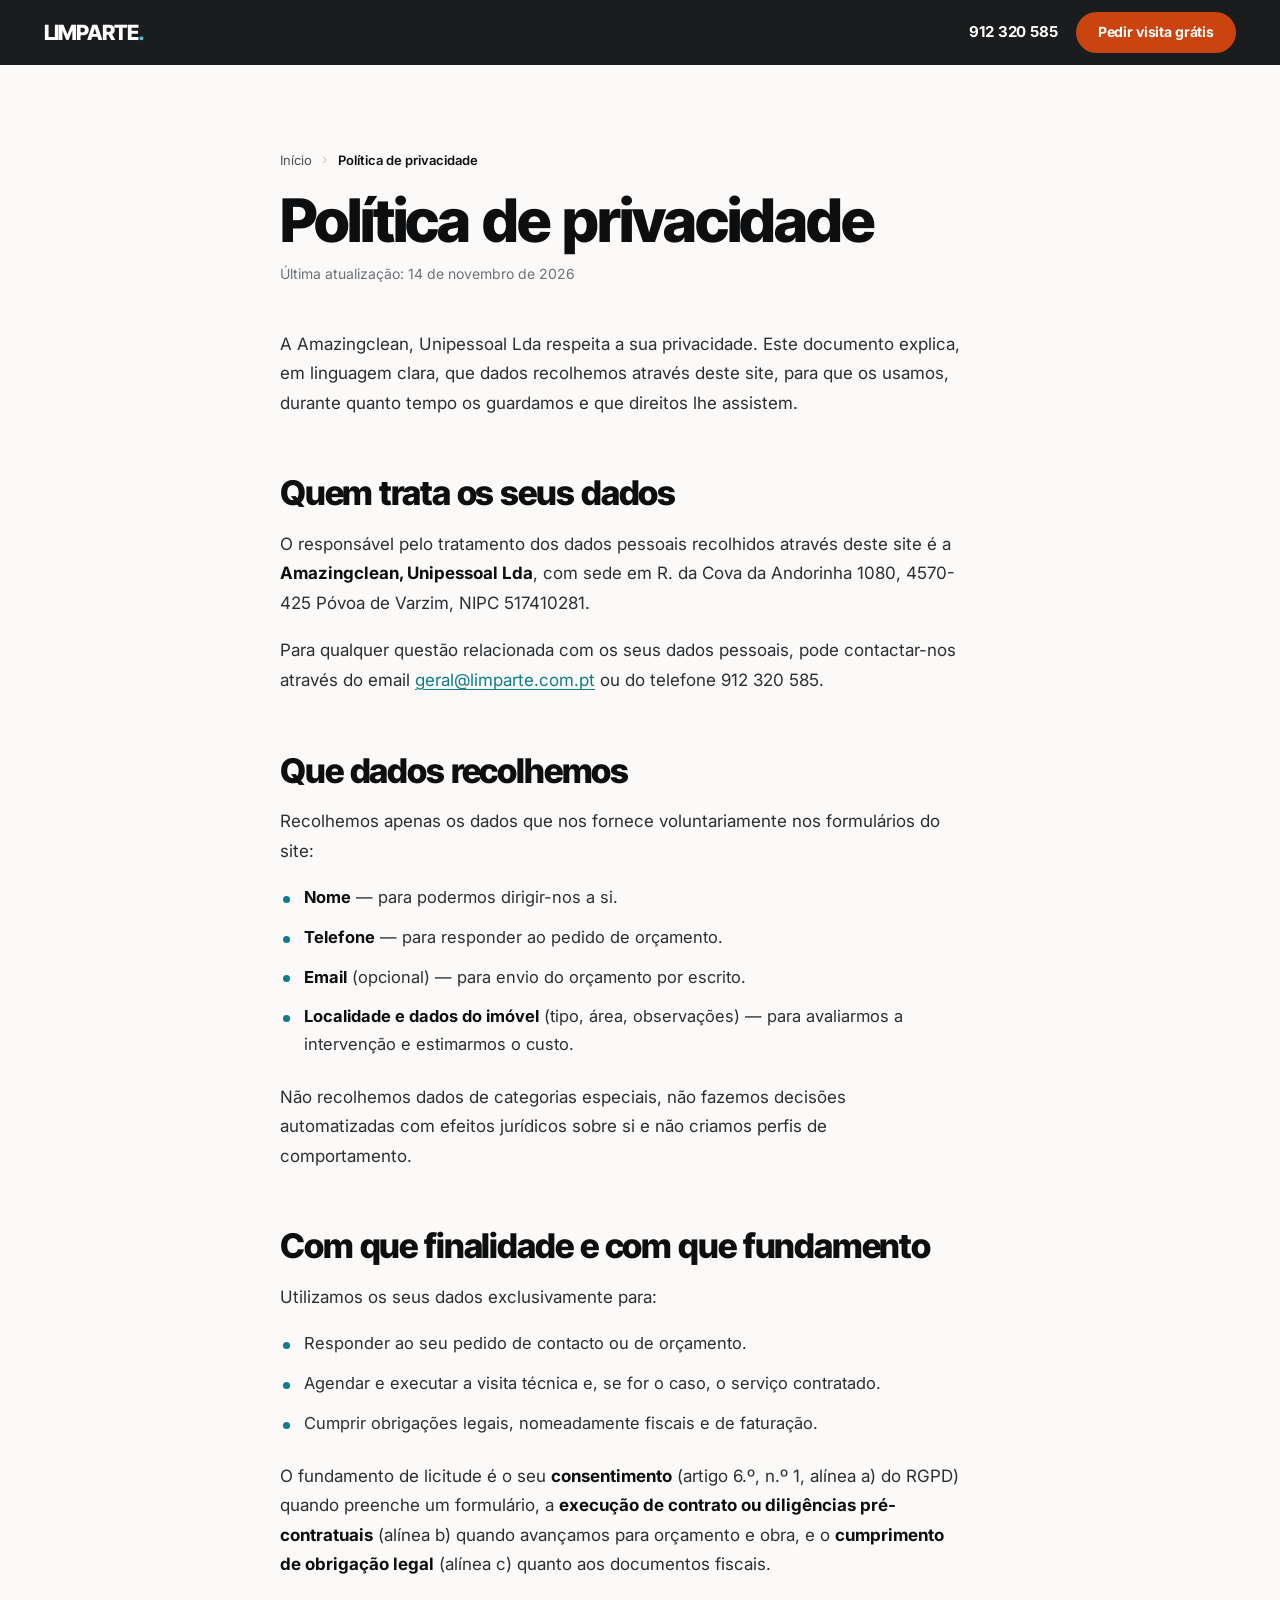
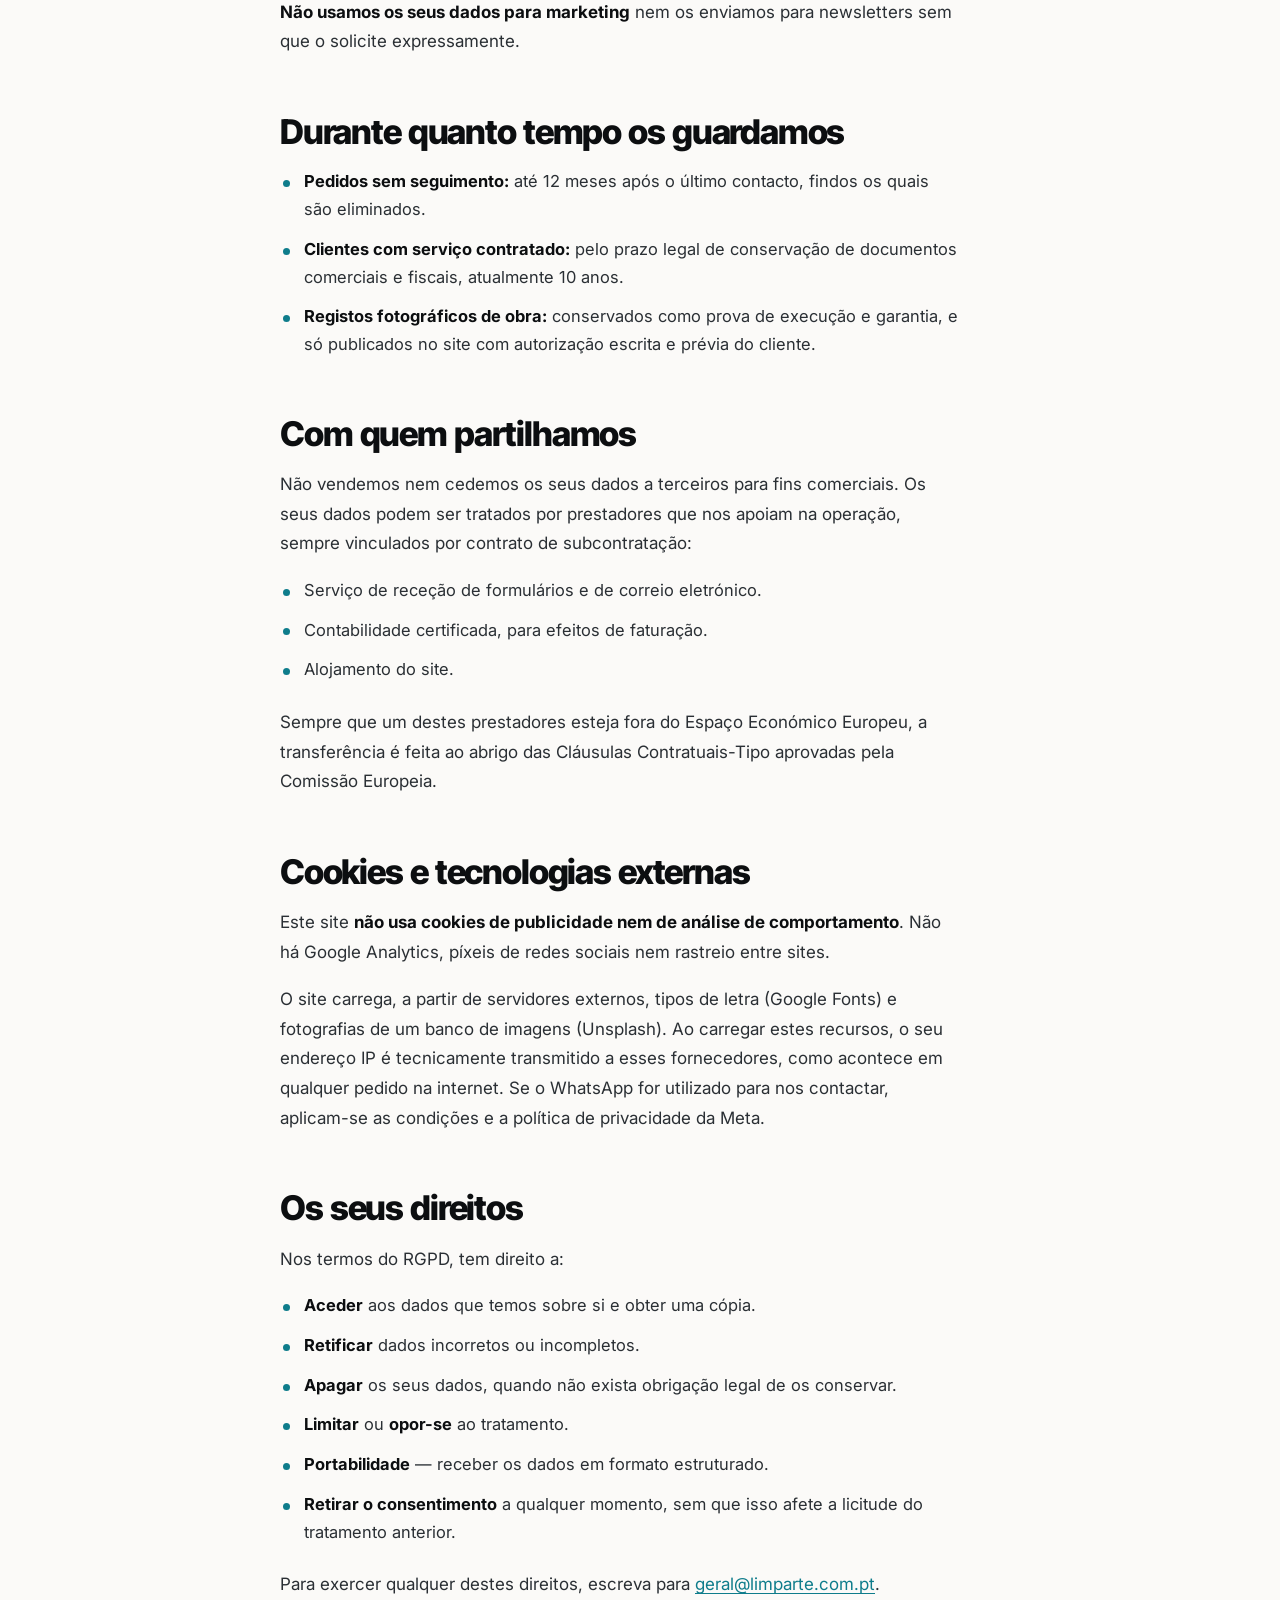
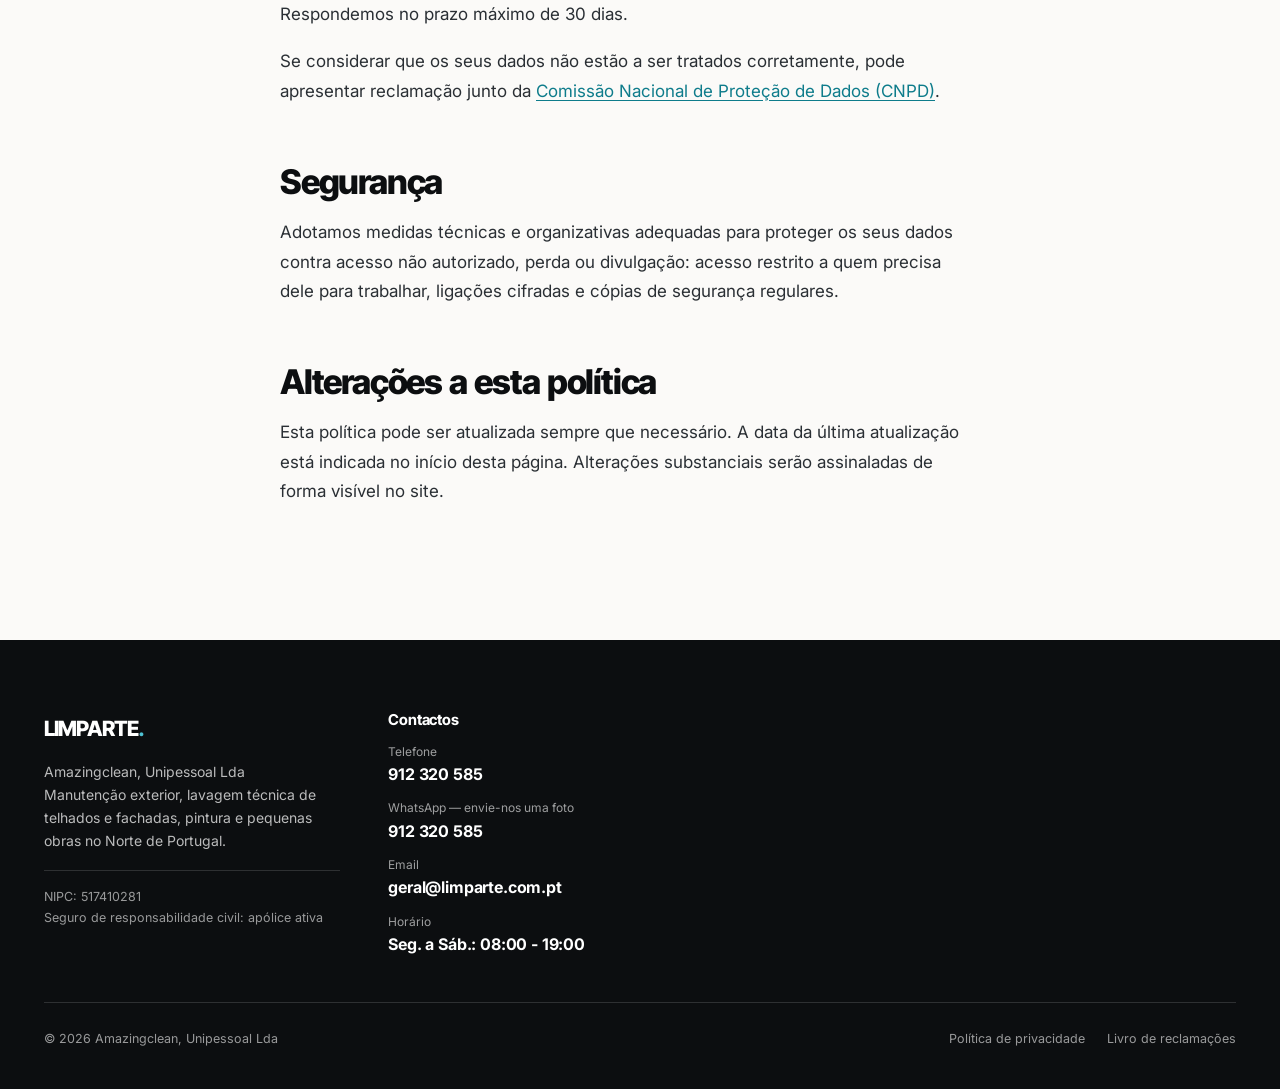
<file: politica-privacidade.html>
<!DOCTYPE html>
<html lang="pt">
<head>
    <meta charset="UTF-8">
    <meta name="viewport" content="width=device-width, initial-scale=1.0">
    <title>Política de Privacidade | Limparte</title>
    <meta name="description" content="Como a Limparte recolhe, utiliza e protege os seus dados pessoais, nos termos do Regulamento Geral sobre a Proteção de Dados.">
    <meta name="robots" content="index, follow, max-image-preview:large">
    <link rel="canonical" href="https://limparte.com.pt/politica-privacidade.html">
    <meta name="author" content="Amazingclean, Unipessoal Lda">
    <meta name="geo.region" content="PT-13">
    <meta name="geo.placename" content="Porto">

    <meta property="og:type" content="website">
    <meta property="og:locale" content="pt_PT">
    <meta property="og:site_name" content="Limparte">
    <meta property="og:title" content="Política de Privacidade | Limparte">
    <meta property="og:description" content="Como a Limparte recolhe, utiliza e protege os seus dados pessoais, nos termos do Regulamento Geral sobre a Proteção de Dados.">
    <meta property="og:url" content="https://limparte.com.pt/politica-privacidade.html">
    <meta property="og:image" content="https://images.unsplash.com/photo-1635424710928-0544e8512eae?auto=format&fit=crop&q=75&w=1200">
    <meta name="twitter:card" content="summary_large_image">
    <meta name="twitter:title" content="Política de Privacidade | Limparte">
    <meta name="twitter:description" content="Como a Limparte recolhe, utiliza e protege os seus dados pessoais, nos termos do Regulamento Geral sobre a Proteção de Dados.">
    <meta name="twitter:image" content="https://images.unsplash.com/photo-1635424710928-0544e8512eae?auto=format&fit=crop&q=75&w=1200">

    <link rel="icon" href="assets/favicon.svg" type="image/svg+xml">
    <meta name="theme-color" content="#0C0E10">

    <link rel="preconnect" href="https://fonts.googleapis.com">
    <link rel="preconnect" href="https://fonts.gstatic.com" crossorigin>
    <link rel="preconnect" href="https://images.unsplash.com" crossorigin>
    <link href="https://fonts.googleapis.com/css2?family=Inter+Tight:wght@500;600;700;800&family=Inter:wght@400;500;600;700&display=swap" rel="stylesheet">
    <link rel="stylesheet" href="assets/css/site.css">

<!-- Google tag (gtag.js) -->
<script async src="https://googletagmanager.com/gtag/js?id=G-1BK9EJC9Z5"></script>
<script>
  window.dataLayer = window.dataLayer || [];
  function gtag(){dataLayer.push(arguments);}
  gtag('js', new Date());
  gtag('config', 'G-1BK9EJC9Z5');
</script>





    
</head>
<body>
    <svg xmlns="http://www.w3.org/2000/svg" width="0" height="0" style="position:absolute" aria-hidden="true" focusable="false"><defs><symbol id="i-seta" viewBox="0 0 24 24" fill="none" stroke="currentColor" stroke-width="1.8" stroke-linecap="round" stroke-linejoin="round"><path d="M5 12h14M13 6l6 6-6 6"/></symbol><symbol id="i-baixo" viewBox="0 0 24 24" fill="none" stroke="currentColor" stroke-width="1.8" stroke-linecap="round" stroke-linejoin="round"><path d="m6 9 6 6 6-6"/></symbol><symbol id="i-direita" viewBox="0 0 24 24" fill="none" stroke="currentColor" stroke-width="1.8" stroke-linecap="round" stroke-linejoin="round"><path d="m9 6 6 6-6 6"/></symbol><symbol id="i-visto" viewBox="0 0 24 24" fill="none" stroke="currentColor" stroke-width="1.8" stroke-linecap="round" stroke-linejoin="round"><path d="M20 6 9 17l-5-5"/></symbol><symbol id="i-fechar" viewBox="0 0 24 24" fill="none" stroke="currentColor" stroke-width="1.8" stroke-linecap="round" stroke-linejoin="round"><path d="M18 6 6 18M6 6l12 12"/></symbol><symbol id="i-menu" viewBox="0 0 24 24" fill="none" stroke="currentColor" stroke-width="1.8" stroke-linecap="round" stroke-linejoin="round"><path d="M4 7h16M4 12h16M4 17h16"/></symbol><symbol id="i-telefone" viewBox="0 0 24 24" fill="none" stroke="currentColor" stroke-width="1.8" stroke-linecap="round" stroke-linejoin="round"><path d="M22 16.92v3a2 2 0 0 1-2.18 2 19.79 19.79 0 0 1-8.63-3.07 19.5 19.5 0 0 1-6-6 19.79 19.79 0 0 1-3.07-8.67A2 2 0 0 1 4.11 2h3a2 2 0 0 1 2 1.72c.127.96.361 1.903.7 2.81a2 2 0 0 1-.45 2.11L8.09 9.91a16 16 0 0 0 6 6l1.27-1.27a2 2 0 0 1 2.11-.45c.907.339 1.85.573 2.81.7A2 2 0 0 1 22 16.92z"/></symbol><symbol id="i-chat" viewBox="0 0 24 24" fill="none" stroke="currentColor" stroke-width="1.8" stroke-linecap="round" stroke-linejoin="round"><path d="M7.9 20A9 9 0 1 0 4 16.1L2 22Z"/></symbol><symbol id="i-estrela" viewBox="0 0 24 24" fill="currentColor" stroke="currentColor" stroke-width="1.2" stroke-linecap="round" stroke-linejoin="round"><path d="m12 2 3.09 6.26L22 9.27l-5 4.87 1.18 6.88L12 17.77l-6.18 3.25L7 14.14 2 9.27l6.91-1.01z"/></symbol><symbol id="i-pino" viewBox="0 0 24 24" fill="none" stroke="currentColor" stroke-width="1.8" stroke-linecap="round" stroke-linejoin="round"><path d="M20 10c0 6-8 12-8 12s-8-6-8-12a8 8 0 0 1 16 0Z"/><circle cx="12" cy="10" r="3"/></symbol><symbol id="i-relogio" viewBox="0 0 24 24" fill="none" stroke="currentColor" stroke-width="1.8" stroke-linecap="round" stroke-linejoin="round"><circle cx="12" cy="12" r="10"/><path d="M12 6v6l4 2"/></symbol><symbol id="i-alerta" viewBox="0 0 24 24" fill="none" stroke="currentColor" stroke-width="1.8" stroke-linecap="round" stroke-linejoin="round"><path d="m21.73 18-8-14a2 2 0 0 0-3.48 0l-8 14A2 2 0 0 0 4 21h16a2 2 0 0 0 1.73-3"/><path d="M12 9v4"/><path d="M12 17h.01"/></symbol><symbol id="i-info" viewBox="0 0 24 24" fill="none" stroke="currentColor" stroke-width="1.8" stroke-linecap="round" stroke-linejoin="round"><circle cx="12" cy="12" r="10"/><path d="M12 16v-4"/><path d="M12 8h.01"/></symbol><symbol id="i-escudo" viewBox="0 0 24 24" fill="none" stroke="currentColor" stroke-width="1.8" stroke-linecap="round" stroke-linejoin="round"><path d="M20 13c0 5-3.5 7.5-7.66 8.95a1 1 0 0 1-.67-.01C7.5 20.5 4 18 4 13V6a1 1 0 0 1 1-1c2 0 4.5-1.2 6.24-2.72a1.17 1.17 0 0 1 1.52 0C14.51 3.81 17 5 19 5a1 1 0 0 1 1 1z"/><path d="m9 12 2 2 4-4"/></symbol><symbol id="i-enviar" viewBox="0 0 24 24" fill="none" stroke="currentColor" stroke-width="1.8" stroke-linecap="round" stroke-linejoin="round"><path d="M14.536 21.686a.5.5 0 0 0 .937-.024l6.5-19a.496.496 0 0 0-.635-.635l-19 6.5a.5.5 0 0 0-.024.937l7.93 3.18a2 2 0 0 1 1.112 1.11z"/><path d="m21.854 2.147-10.94 10.939"/></symbol><symbol id="i-ampliar" viewBox="0 0 24 24" fill="none" stroke="currentColor" stroke-width="1.8" stroke-linecap="round" stroke-linejoin="round"><path d="M8 3H5a2 2 0 0 0-2 2v3M21 8V5a2 2 0 0 0-2-2h-3M3 16v3a2 2 0 0 0 2 2h3M16 21h3a2 2 0 0 0 2-2v-3"/></symbol><symbol id="i-trocar" viewBox="0 0 24 24" fill="none" stroke="currentColor" stroke-width="1.8" stroke-linecap="round" stroke-linejoin="round"><path d="m18 8 4 4-4 4M2 12h20M6 8l-4 4 4 4"/></symbol><symbol id="i-imagem" viewBox="0 0 24 24" fill="none" stroke="currentColor" stroke-width="1.8" stroke-linecap="round" stroke-linejoin="round"><rect width="18" height="18" x="3" y="3" rx="2"/><circle cx="9" cy="9" r="2"/><path d="m21 15-3.086-3.086a2 2 0 0 0-2.828 0L6 21"/></symbol><symbol id="i-regua" viewBox="0 0 24 24" fill="none" stroke="currentColor" stroke-width="1.8" stroke-linecap="round" stroke-linejoin="round"><path d="M21.3 15.3a2.4 2.4 0 0 1 0 3.4l-2.6 2.6a2.4 2.4 0 0 1-3.4 0L2.7 8.7a2.41 2.41 0 0 1 0-3.4l2.6-2.6a2.41 2.41 0 0 1 3.4 0Z"/><path d="m14.5 12.5 2-2M11.5 9.5l2-2M8.5 6.5l2-2M17.5 15.5l2-2"/></symbol></defs></svg>

    <a href="#conteudo" class="skip">Saltar para o conteúdo</a>

    <header class="cab solido" id="topo" data-fixo="solido">
        <div class="env">
            <a href="index.html" class="marca" aria-label="Limparte — página inicial">LIMPARTE<span>.</span></a>
            <div class="cab-acoes">
                <a href="tel:+351912320585" class="cab-tel">912 320 585</a>
                <a href="index.html" class="btn btn-lume btn-pequeno">Pedir visita grátis</a>
            </div>
        </div>
    </header>

    <main id="conteudo" class="bloco pagina-texto">
        <div class="env env--estreito">
            <nav class="migalhas" aria-label="Caminho">
                <a href="index.html">Início</a> <svg class="ico" aria-hidden="true" focusable="false"><use href="#i-direita"/></svg>
                <span aria-current="page">Política de privacidade</span>
            </nav>
            <h1>Política de privacidade</h1>
            <p class="atualizacao">Última atualização: 14 de novembro de 2026</p>

            <div class="prosa">
                <p>A Amazingclean, Unipessoal Lda respeita a sua privacidade. Este documento explica, em linguagem clara, que dados recolhemos através deste site, para que os usamos, durante quanto tempo os guardamos e que direitos lhe assistem.</p>

                <h2>Quem trata os seus dados</h2>
                <p>O responsável pelo tratamento dos dados pessoais recolhidos através deste site é a <strong>Amazingclean, Unipessoal Lda</strong>, com sede em R. da Cova da Andorinha 1080, 4570-425 Póvoa de Varzim, NIPC 517410281.</p>
                <p>Para qualquer questão relacionada com os seus dados pessoais, pode contactar-nos através do email <a href="mailto:geral@limparte.com.pt">geral@limparte.com.pt</a> ou do telefone 912 320 585.</p>

                <h2>Que dados recolhemos</h2>
                <p>Recolhemos apenas os dados que nos fornece voluntariamente nos formulários do site:</p>
                <ul>
                    <li><strong>Nome</strong> — para podermos dirigir-nos a si.</li>
                    <li><strong>Telefone</strong> — para responder ao pedido de orçamento.</li>
                    <li><strong>Email</strong> (opcional) — para envio do orçamento por escrito.</li>
                    <li><strong>Localidade e dados do imóvel</strong> (tipo, área, observações) — para avaliarmos a intervenção e estimarmos o custo.</li>
                </ul>
                <p>Não recolhemos dados de categorias especiais, não fazemos decisões automatizadas com efeitos jurídicos sobre si e não criamos perfis de comportamento.</p>

                <h2>Com que finalidade e com que fundamento</h2>
                <p>Utilizamos os seus dados exclusivamente para:</p>
                <ul>
                    <li>Responder ao seu pedido de contacto ou de orçamento.</li>
                    <li>Agendar e executar a visita técnica e, se for o caso, o serviço contratado.</li>
                    <li>Cumprir obrigações legais, nomeadamente fiscais e de faturação.</li>
                </ul>
                <p>O fundamento de licitude é o seu <strong>consentimento</strong> (artigo 6.º, n.º 1, alínea a) do RGPD) quando preenche um formulário, a <strong>execução de contrato ou diligências pré-contratuais</strong> (alínea b) quando avançamos para orçamento e obra, e o <strong>cumprimento de obrigação legal</strong> (alínea c) quanto aos documentos fiscais.</p>
                <p><strong>Não usamos os seus dados para marketing</strong> nem os enviamos para newsletters sem que o solicite expressamente.</p>

                <h2>Durante quanto tempo os guardamos</h2>
                <ul>
                    <li><strong>Pedidos sem seguimento:</strong> até 12 meses após o último contacto, findos os quais são eliminados.</li>
                    <li><strong>Clientes com serviço contratado:</strong> pelo prazo legal de conservação de documentos comerciais e fiscais, atualmente 10 anos.</li>
                    <li><strong>Registos fotográficos de obra:</strong> conservados como prova de execução e garantia, e só publicados no site com autorização escrita e prévia do cliente.</li>
                </ul>

                <h2>Com quem partilhamos</h2>
                <p>Não vendemos nem cedemos os seus dados a terceiros para fins comerciais. Os seus dados podem ser tratados por prestadores que nos apoiam na operação, sempre vinculados por contrato de subcontratação:</p>
                <ul>
                    <li>Serviço de receção de formulários e de correio eletrónico.</li>
                    <li>Contabilidade certificada, para efeitos de faturação.</li>
                    <li>Alojamento do site.</li>
                </ul>
                <p>Sempre que um destes prestadores esteja fora do Espaço Económico Europeu, a transferência é feita ao abrigo das Cláusulas Contratuais-Tipo aprovadas pela Comissão Europeia.</p>

                <h2>Cookies e tecnologias externas</h2>
                <p>Este site <strong>não usa cookies de publicidade nem de análise de comportamento</strong>. Não há Google Analytics, píxeis de redes sociais nem rastreio entre sites.</p>
                <p>O site carrega, a partir de servidores externos, tipos de letra (Google Fonts) e fotografias de um banco de imagens (Unsplash). Ao carregar estes recursos, o seu endereço IP é tecnicamente transmitido a esses fornecedores, como acontece em qualquer pedido na internet. Se o WhatsApp for utilizado para nos contactar, aplicam-se as condições e a política de privacidade da Meta.</p>

                <h2>Os seus direitos</h2>
                <p>Nos termos do RGPD, tem direito a:</p>
                <ul>
                    <li><strong>Aceder</strong> aos dados que temos sobre si e obter uma cópia.</li>
                    <li><strong>Retificar</strong> dados incorretos ou incompletos.</li>
                    <li><strong>Apagar</strong> os seus dados, quando não exista obrigação legal de os conservar.</li>
                    <li><strong>Limitar</strong> ou <strong>opor-se</strong> ao tratamento.</li>
                    <li><strong>Portabilidade</strong> — receber os dados em formato estruturado.</li>
                    <li><strong>Retirar o consentimento</strong> a qualquer momento, sem que isso afete a licitude do tratamento anterior.</li>
                </ul>
                <p>Para exercer qualquer destes direitos, escreva para <a href="mailto:geral@limparte.com.pt">geral@limparte.com.pt</a>. Respondemos no prazo máximo de 30 dias.</p>
                <p>Se considerar que os seus dados não estão a ser tratados corretamente, pode apresentar reclamação junto da <a href="https://www.cnpd.pt" target="_blank" rel="noopener">Comissão Nacional de Proteção de Dados (CNPD)</a>.</p>

                <h2>Segurança</h2>
                <p>Adotamos medidas técnicas e organizativas adequadas para proteger os seus dados contra acesso não autorizado, perda ou divulgação: acesso restrito a quem precisa dele para trabalhar, ligações cifradas e cópias de segurança regulares.</p>

                <h2>Alterações a esta política</h2>
                <p>Esta política pode ser atualizada sempre que necessário. A data da última atualização está indicada no início desta página. Alterações substanciais serão assinaladas de forma visível no site.</p>
            </div>
        </div>
    </main>

    <footer class="rodape" id="contacto">
        <div class="env">
            <div class="rodape-grelha">
                <div>
                    <a href="index.html" class="marca">LIMPARTE<span>.</span></a>
                    <p>Amazingclean, Unipessoal Lda<br>Manutenção exterior, lavagem técnica de telhados e fachadas, pintura e pequenas obras no Norte de Portugal.</p>
                    <p class="legal">NIPC: 517410281<br>Seguro de responsabilidade civil: apólice ativa</p>
                </div>

                <div>
                    <h2>Contactos</h2>
                    <ul>
                        <li class="contacto"><a href="tel:+351912320585"><small>Telefone</small><b>912 320 585</b></a></li>
                        <li class="contacto"><a href="https://wa.me/351912320585?text=Ol%C3%A1!%20Gostaria%20de%20pedir%20um%20or%C3%A7amento%20para%20o%20meu%20im%C3%B3vel." target="_blank" rel="noopener"><small>WhatsApp — envie-nos uma foto</small><b>912 320 585</b></a></li>
                        <li class="contacto"><a href="mailto:geral@limparte.com.pt"><small>Email</small><b>geral@limparte.com.pt</b></a></li>
                        <li class="contacto"><small>Horário</small><b>Seg. a Sáb.: 08:00 - 19:00</b></li>
                    </ul>
                </div>
            </div>

            <div class="rodape-fim">
                <p>&copy; <span class="ano-corrente">2026</span> Amazingclean, Unipessoal Lda</p>
                <nav aria-label="Ligações legais">
                    <a href="politica-privacidade.html">Política de privacidade</a>
                    <a href="https://www.livroreclamacoes.pt" target="_blank" rel="noopener">Livro de reclamações</a>
                </nav>
            </div>
        </div>
    </footer>
</body>
</html>
</file>
<file: assets/css/site.css>
/* ==========================================================================
   Limparte v2 — sistema de design
   ==========================================================================
   Sem Tailwind, sem CDN de estilos, sem passo de compilação: este ficheiro
   é o único CSS do site. Editar à mão.

   Índice
     1. Tokens e base
     2. Botões
     3. Cabeçalho, submenu e menu móvel
     4. Heróis (inicial e serviços)
     5. Ritmo das secções
     6. Lista de serviços
     7. Duas colunas (diagnóstico e FAQ)
     8. Simulador
     9. Comparador antes / depois
    10. Processo, sobre e cobertura
    11. Remate e rodapé
    12. Sobreposições (modal, notificação, WhatsApp, lightbox)
    13. Página de serviço (artigo, lateral, galeria, avaliações, trabalhos)
    14. Movimento reduzido e impressão
    15. Responsivo
   ========================================================================== */

/* ---------- 1. Tokens e base ---------------------------------------------- */

:root {
    --tinta: #0C0E10;          /* quase-preto, ligeiramente quente */
    --tinta-2: #14171A;
    --tinta-70: #4A5057;
    --tinta-45: #6B727A;       /* 4,6:1 sobre --papel: legível em texto pequeno */
    --papel: #FBFAF8;
    --papel-2: #F2F0EC;
    --linha: #E3E0DA;
    --agua: #0E7C8B;
    --agua-clara: #4FC3D4;
    --lume: #C9440F;           /* laranja dos botões: 4,9:1 com texto branco */
    --lume-vivo: #E2551F;      /* o mesmo laranja, para usar sobre fundo escuro */
    --aviso: #9A4A0B;
    --wa: #25D366;
    --raio: 14px;
    --max: 1240px;
    --gutter: clamp(16px, 4vw, 24px);
}

*, *::before, *::after { box-sizing: border-box; margin: 0; padding: 0; }

html {
    scroll-behavior: smooth;
    -webkit-text-size-adjust: 100%;
}

body {
    font-family: 'Inter', system-ui, -apple-system, 'Segoe UI', sans-serif;
    background: var(--papel);
    color: var(--tinta);
    line-height: 1.6;
    -webkit-font-smoothing: antialiased;
}

body.bloqueado { overflow: hidden; }

img { display: block; max-width: 100%; }
a { color: inherit; text-decoration: none; }
button { font: inherit; color: inherit; }
ul, ol { list-style: none; }

h1, h2, h3, .display {
    font-family: 'Inter Tight', 'Inter', system-ui, sans-serif;
    letter-spacing: -.035em;
    word-spacing: .07em;
    line-height: 1.04;
    font-weight: 800;
    text-wrap: balance;
}

[id] { scroll-margin-top: 96px; }

.hidden { display: none !important; }

.sr-only {
    position: absolute; width: 1px; height: 1px; padding: 0; margin: -1px;
    overflow: hidden; clip: rect(0, 0, 0, 0); white-space: nowrap; border: 0;
}

.env {
    max-width: var(--max);
    margin: 0 auto;
    padding-inline: var(--gutter);
}
.env--estreito { max-width: calc(72ch + 2 * var(--gutter)); }

.olho {
    font-size: 11px;
    font-weight: 700;
    letter-spacing: .14em;
    text-transform: uppercase;
    color: var(--agua);
}
.olho--claro { color: var(--agua-clara); }

.ico {
    width: 1em; height: 1em;
    flex: none;
    vertical-align: -.125em;
}
.ico-volta { transform: rotate(180deg); }

/* Foco visível: escuro sobre claro, claro sobre escuro */
:focus-visible { outline: 2px solid var(--agua); outline-offset: 3px; border-radius: 4px; }
.cab :focus-visible, .heroi :focus-visible, .escuro :focus-visible,
.rodape :focus-visible, .menu-movel :focus-visible, .remate :focus-visible,
.sim-topo :focus-visible { outline-color: var(--agua-clara); }

.skip {
    position: absolute; left: -9999px; top: 0; z-index: 200;
    background: var(--agua); color: #fff; font-weight: 700; padding: 12px 20px;
}
.skip:focus { left: 8px; top: 8px; }

/* ---------- 2. Botões ------------------------------------------------------ */

.btn {
    display: inline-flex; align-items: center; justify-content: center; gap: 10px;
    padding: 16px 26px;
    border: 0; border-radius: 999px; cursor: pointer;
    font-weight: 700; font-size: 15px; letter-spacing: -.01em; line-height: 1.2;
    transition: transform .18s ease, background .18s ease, border-color .18s ease;
}
.btn:hover { transform: translateY(-2px); }
.btn:disabled { opacity: .65; cursor: wait; transform: none; }
.btn-lume  { background: var(--lume); color: #fff; }
.btn-lume:hover { background: #B23A0B; }
.btn-claro { background: #fff; color: var(--tinta); }
.btn-tinta { background: var(--tinta); color: #fff; }
.btn-wa    { background: var(--wa); color: var(--tinta); }
.btn-linha { border: 1.5px solid rgba(255,255,255,.4); color: #fff; background: transparent; }
.btn-linha:hover { border-color: #fff; }
.btn-contorno { border: 1.5px solid var(--linha); color: var(--tinta); background: #fff; }
.btn-contorno:hover { border-color: var(--tinta); }
.btn-pequeno { padding: 12px 22px; font-size: 14px; }
.btn-bloco { width: 100%; }

.spin {
    width: 1em; height: 1em; border-radius: 50%;
    border: 2px solid currentColor; border-right-color: transparent;
    animation: gira .7s linear infinite;
}
@keyframes gira { to { transform: rotate(360deg); } }

/* ---------- 3. Cabeçalho, submenu e menu móvel ----------------------------- */

.cab {
    position: fixed; inset: 0 0 auto 0; z-index: 50;
    padding: 18px 0;
    padding-top: calc(18px + env(safe-area-inset-top, 0px));
    color: #fff;
    transition: background .3s ease, padding .3s ease;
}
.cab.solido, .cab.menu-on {
    background: rgba(12,14,16,.94);
    backdrop-filter: blur(14px);
    -webkit-backdrop-filter: blur(14px);
    padding-block: 12px;
    padding-top: calc(12px + env(safe-area-inset-top, 0px));
}
.cab.menu-on { background: var(--tinta); }

.cab .env { display: flex; align-items: center; justify-content: space-between; gap: 28px; }

.marca {
    font-family: 'Inter Tight', sans-serif;
    font-weight: 800; font-size: 21px; letter-spacing: -.04em; color: #fff;
}
.marca span { color: var(--agua-clara); }

.nav { display: flex; align-items: center; gap: 30px; font-size: 14px; font-weight: 500; color: rgba(255,255,255,.82); }
.nav > a, .dd-btn { color: inherit; transition: color .15s ease; }
.nav > a:hover, .dd-btn:hover, .dd:focus-within .dd-btn { color: #fff; }
.nav [aria-current="page"] { color: #fff; }

.dd { position: relative; }
.dd-btn {
    display: inline-flex; align-items: center; gap: 6px;
    background: none; border: 0; cursor: pointer; padding: 8px 0;
    font-size: 14px; font-weight: 500;
}
.dd-btn .ico { font-size: 11px; transition: transform .2s ease; }
.dd-btn[aria-expanded="true"] .ico { transform: rotate(180deg); }

.dd-painel {
    position: absolute; left: 50%; top: 100%;
    width: 350px; padding-top: 14px;
    transform: translate(-50%, 8px);
    opacity: 0; visibility: hidden;
    transition: opacity .18s ease, transform .18s ease, visibility .18s;
}
.dd:hover .dd-painel, .dd:focus-within .dd-painel, .dd-painel.is-open {
    opacity: 1; visibility: visible; transform: translate(-50%, 0);
}
.dd-cartao {
    background: var(--papel); color: var(--tinta);
    border-radius: var(--raio); padding: 8px;
    box-shadow: 0 24px 60px rgba(0,0,0,.3);
}
.dd-cartao a {
    display: block; padding: 11px 14px; border-radius: 10px;
    font-weight: 600; font-size: 14px; letter-spacing: -.01em;
}
.dd-cartao a:hover { background: var(--papel-2); }
.dd-cartao a[aria-current="page"] { color: var(--agua); }
.dd-cartao .todos {
    margin-top: 6px; border-top: 1px solid var(--linha); border-radius: 0 0 10px 10px;
    color: var(--agua); display: flex; justify-content: space-between; align-items: center;
}

.cab-acoes { display: flex; align-items: center; gap: 18px; }
.cab-tel { font-weight: 700; font-size: 15px; letter-spacing: -.01em; }

.menu-btn {
    display: none; background: none; border: 0; cursor: pointer;
    width: 44px; height: 44px; border-radius: 50%;
    align-items: center; justify-content: center; font-size: 24px; color: #fff;
}
.menu-btn .fechar { display: none; }
.menu-btn[aria-expanded="true"] .abrir { display: none; }
.menu-btn[aria-expanded="true"] .fechar { display: block; }

.menu-movel {
    position: fixed; inset: 0; z-index: 49;
    background: var(--tinta); color: #fff;
    padding: calc(92px + env(safe-area-inset-top, 0px)) var(--gutter) calc(40px + env(safe-area-inset-bottom, 0px));
    overflow-y: auto;
    opacity: 0; visibility: hidden; transform: translateY(-8px);
    transition: opacity .2s ease, transform .2s ease, visibility .2s;
}
.menu-movel.aberto { opacity: 1; visibility: visible; transform: none; }
.menu-movel a, .menu-movel .mm-btn {
    display: flex; align-items: center; justify-content: space-between;
    width: 100%; padding: 16px 0;
    font-family: 'Inter Tight', sans-serif; font-weight: 700; font-size: 26px; letter-spacing: -.03em;
    border: 0; border-bottom: 1px solid rgba(255,255,255,.12); background: none; cursor: pointer; text-align: left;
}
.mm-btn .ico { font-size: 18px; transition: transform .2s ease; }
.mm-btn[aria-expanded="true"] .ico { transform: rotate(180deg); }
.mm-sub { padding: 6px 0 10px 14px; border-bottom: 1px solid rgba(255,255,255,.12); }
.menu-movel .mm-sub a {
    font-family: 'Inter', sans-serif; font-weight: 500; font-size: 16px; letter-spacing: 0;
    padding: 12px 0; border: 0; color: rgba(255,255,255,.78);
}
.mm-acoes { display: grid; gap: 12px; margin-top: 28px; }
.menu-movel .mm-acoes a {
    justify-content: center; font-family: 'Inter', sans-serif; font-size: 16px; letter-spacing: -.01em;
    padding: 16px 24px; border-radius: 999px; border: 0;
}

/* ---------- 4. Heróis ------------------------------------------------------ */

.heroi {
    position: relative; display: flex; align-items: flex-end;
    min-height: min(88vh, 820px);
    color: #fff; background: var(--tinta); overflow: hidden;
}
.heroi-fundo { position: absolute; inset: 0; }
.heroi-fundo img { width: 100%; height: 100%; object-fit: cover; }
.heroi-fundo--faixas { display: grid; grid-template-columns: repeat(4, 1fr); gap: 3px; background: var(--tinta); }
.heroi-fundo--faixas img { min-width: 0; }
.heroi-veu {
    position: absolute; inset: 0;
    background: linear-gradient(180deg, rgba(12,14,16,.8) 0%, rgba(12,14,16,.4) 34%, rgba(12,14,16,.93) 100%);
}
.heroi-corpo { position: relative; width: 100%; padding-top: 150px; padding-bottom: 52px; }
.heroi h1 { font-size: clamp(38px, 7.6vw, 100px); max-width: 18ch; margin: 22px 0 26px; }
.heroi h1 em { font-style: normal; color: var(--agua-clara); }
.entrada { font-size: clamp(16px, 1.6vw, 20px); max-width: 52ch; color: rgba(255,255,255,.84); margin-bottom: 36px; }
.ctas { display: flex; flex-wrap: wrap; gap: 14px; }

.confianca {
    margin-top: 52px; padding-top: 26px;
    border-top: 1px solid rgba(255,255,255,.18);
    display: grid; grid-template-columns: repeat(4, 1fr); gap: 26px;
}
.confianca strong {
    display: block; font-family: 'Inter Tight', sans-serif; font-weight: 700;
    font-size: clamp(20px, 2.4vw, 30px); letter-spacing: -.03em; margin-bottom: 2px;
}
.confianca span { display: block; font-size: 12.5px; line-height: 1.4; color: rgba(255,255,255,.72); }

/* Herói das páginas de serviço */
.heroi--servico { min-height: 0; }
.heroi--servico .heroi-corpo { padding-top: 132px; padding-bottom: 48px; }
.heroi--servico h1 { font-size: clamp(38px, 6vw, 80px); max-width: 16ch; margin: 18px 0 20px; }
.heroi--servico .entrada { max-width: 60ch; margin-bottom: 32px; }

.migalhas { display: flex; flex-wrap: wrap; align-items: center; gap: 8px; font-size: 13px; color: rgba(255,255,255,.72); }
.migalhas a:hover { color: #fff; }
.migalhas .ico { font-size: 10px; opacity: .6; }
.migalhas [aria-current] { color: #fff; font-weight: 600; }

.factos {
    margin-top: 44px; padding-top: 24px;
    border-top: 1px solid rgba(255,255,255,.18);
    display: grid; grid-template-columns: repeat(4, 1fr); gap: 24px;
}
.facto dt { font-size: 11px; letter-spacing: .12em; text-transform: uppercase; font-weight: 700; color: rgba(255,255,255,.62); margin-bottom: 6px; }
.facto dd { font-family: 'Inter Tight', sans-serif; font-weight: 700; font-size: 17px; letter-spacing: -.02em; line-height: 1.25; }

/* ---------- 5. Ritmo das secções ------------------------------------------- */

.bloco { padding-block: clamp(72px, 9vw, 128px); }
.bloco--alt { background: var(--papel-2); }
.bloco--curto { padding-block: clamp(56px, 7vw, 96px); }
.escuro { background: var(--tinta); color: #fff; }

.cabeca { max-width: 680px; margin-bottom: 52px; }
.cabeca h2 { font-size: clamp(32px, 4.6vw, 56px); margin: 14px 0 18px; }
.cabeca p { font-size: 17px; color: var(--tinta-70); max-width: 56ch; }
.escuro .cabeca p { color: rgba(255,255,255,.74); }
.escuro .olho { color: var(--agua-clara); }
.cabeca-linha { display: flex; justify-content: space-between; align-items: flex-end; gap: 24px; flex-wrap: wrap; margin-bottom: 40px; }
.cabeca-linha .cabeca { margin-bottom: 0; }

/* ---------- 6. Lista de serviços ------------------------------------------- */

.servico {
    display: grid; grid-template-columns: 1fr auto 44px; gap: 28px; align-items: center;
    padding: 30px 0; border-top: 1px solid var(--linha);
    transition: padding-left .25s ease;
}
.servico:last-child { border-bottom: 1px solid var(--linha); }
.servico:hover { padding-left: 12px; }
.servico h3 { font-size: clamp(21px, 2.5vw, 30px); margin-bottom: 7px; font-weight: 700; }
.servico p { font-size: 15px; color: var(--tinta-70); max-width: 62ch; }
.preco { text-align: right; white-space: nowrap; }
.preco b { display: block; font-family: 'Inter Tight', sans-serif; font-size: 17px; font-weight: 700; letter-spacing: -.02em; }
.preco span { font-size: 12px; color: var(--tinta-45); }
.seta {
    width: 44px; height: 44px; border-radius: 50%; border: 1.5px solid var(--linha);
    display: grid; place-items: center; font-size: 17px;
    transition: background .2s ease, color .2s ease, border-color .2s ease;
}
.servico:hover .seta { background: var(--tinta); color: #fff; border-color: var(--tinta); }

.combinada {
    margin-top: 44px; padding: 26px 30px; border-radius: var(--raio);
    background: var(--papel-2);
    display: flex; align-items: center; justify-content: space-between; gap: 24px; flex-wrap: wrap;
}
.combinada strong { font-family: 'Inter Tight', sans-serif; font-size: 20px; letter-spacing: -.02em; display: block; }
.combinada p { color: var(--tinta-70); font-size: 15px; max-width: 60ch; }

/* ---------- 7. Duas colunas (diagnóstico e FAQ) ---------------------------- */

.duo { display: grid; grid-template-columns: 5fr 7fr; gap: clamp(40px, 6vw, 80px); align-items: start; }
.duo-intro { position: sticky; top: 112px; }
.duo-intro h2 { font-size: clamp(30px, 4vw, 48px); margin: 14px 0 18px; }
.duo-intro p { font-size: 17px; color: var(--tinta-70); margin-bottom: 26px; max-width: 46ch; }

.sintoma { padding: 28px 0; border-top: 1px solid var(--linha); }
.sintoma:last-child { border-bottom: 1px solid var(--linha); }
.sintoma h3 { font-size: clamp(20px, 2.2vw, 26px); font-weight: 700; margin-bottom: 8px; }
.sintoma p { color: var(--tinta-70); font-size: 15.5px; max-width: 58ch; margin-bottom: 16px; }
.sintoma-link { display: inline-flex; align-items: center; gap: 12px; flex-wrap: wrap; font-size: 14px; }
.sintoma-link small { font-size: 11px; font-weight: 700; letter-spacing: .12em; text-transform: uppercase; color: var(--agua); }
.sintoma-link strong { font-weight: 700; letter-spacing: -.01em; }
.sintoma-link .ico { transition: transform .2s ease; color: var(--agua); }
.sintoma-link:hover .ico { transform: translateX(4px); }

.faq details { border-top: 1px solid var(--linha); }
.faq details:last-child { border-bottom: 1px solid var(--linha); }
.faq summary {
    display: flex; justify-content: space-between; align-items: center; gap: 24px;
    padding: 22px 0; cursor: pointer; list-style: none;
    font-family: 'Inter Tight', sans-serif; font-weight: 700;
    font-size: clamp(18px, 2vw, 22px); letter-spacing: -.02em; line-height: 1.25;
}
.faq summary::-webkit-details-marker { display: none; }
.faq summary::after { content: '+'; flex: none; font-size: 28px; font-weight: 400; line-height: 1; color: var(--agua); }
.faq details[open] summary::after { content: '–'; }
.faq-r { padding: 0 0 26px; max-width: 64ch; color: var(--tinta-70); font-size: 16px; line-height: 1.7; }
.faq-r a { color: var(--agua); text-decoration: underline; text-underline-offset: 3px; }

/* ---------- 8. Simulador --------------------------------------------------- */

.sim { display: grid; grid-template-columns: 5fr 7fr; gap: clamp(36px, 5vw, 72px); align-items: start; }
.sim-intro { position: sticky; top: 112px; }
.sim-intro h2 { font-size: clamp(30px, 4vw, 48px); margin: 14px 0 18px; }
.sim-intro > p { font-size: 17px; color: var(--tinta-70); max-width: 44ch; }
.sim-pontos { margin-top: 28px; display: grid; gap: 14px; }
.sim-pontos li { display: flex; gap: 12px; align-items: flex-start; color: var(--tinta-70); font-size: 15px; }
.sim-pontos .ico { color: var(--agua); margin-top: 3px; font-size: 18px; }

.sim-cartao {
    background: #fff; border: 1px solid var(--linha); border-radius: var(--raio); overflow: hidden;
    box-shadow: 0 30px 70px -36px rgba(12,14,16,.3);
}
.sim-topo { background: var(--tinta); color: #fff; padding: 18px 26px; }
.sim-topo-linha { display: flex; justify-content: space-between; align-items: center; gap: 16px; }
.sim-passo { display: flex; align-items: center; gap: 10px; font-weight: 700; font-size: 14px; min-width: 0; }
.sim-passo > span:last-child { overflow: hidden; text-overflow: ellipsis; white-space: nowrap; }
.sim-badge {
    flex: none; width: 26px; height: 26px; border-radius: 50%;
    background: var(--lume-vivo); display: grid; place-items: center; font-size: 12px; font-weight: 700;
}
.sim-prog { flex: none; font-size: 12px; color: var(--agua-clara); font-variant-numeric: tabular-nums; }
.sim-barra { margin-top: 13px; height: 3px; background: rgba(255,255,255,.18); border-radius: 3px; overflow: hidden; }
.sim-barra > div { height: 100%; background: var(--lume-vivo); border-radius: 3px; transition: width .3s ease; }

.sim-form { padding: 26px; display: grid; gap: 26px; }
.sim-form fieldset { border: 0; min-width: 0; }
.sim-form legend { padding: 0; margin-bottom: 12px; font-family: 'Inter Tight', sans-serif; font-weight: 700; font-size: 17px; letter-spacing: -.02em; }
.sim-form .dica { font-size: 13px; color: var(--tinta-70); margin: -6px 0 12px; }
.passo-corpo { display: grid; gap: 26px; }

.opcoes { display: grid; grid-template-columns: repeat(2, 1fr); gap: 10px; }
.opcao {
    display: flex; gap: 12px; align-items: flex-start; padding: 15px 16px; cursor: pointer;
    border: 1.5px solid var(--linha); border-radius: 12px;
    transition: border-color .15s ease, background .15s ease;
}
.opcao:hover { border-color: var(--tinta-45); }
.opcao:has(input:checked) { border-color: var(--agua); background: rgba(14,124,139,.07); }
.opcao input { margin-top: 3px; accent-color: var(--agua); flex: none; }
.opcao b { display: block; font-size: 14.5px; line-height: 1.3; }
.opcao small { display: block; color: var(--tinta-70); font-size: 12.5px; margin-top: 2px; }

.tiles { display: grid; grid-template-columns: repeat(4, 1fr); gap: 10px; }
.tiles--3 { grid-template-columns: repeat(3, 1fr); }
.tile {
    display: grid; gap: 4px; align-content: start; text-align: left; cursor: pointer;
    padding: 14px 16px; background: #fff; border: 1.5px solid var(--linha); border-radius: 12px;
    transition: border-color .15s ease, background .15s ease;
}
.tile:hover { border-color: var(--tinta-45); }
.tile.is-on { border-color: var(--agua); background: rgba(14,124,139,.07); }
.tile b { display: flex; align-items: center; gap: 8px; font-size: 14.5px; }
.tile small { font-size: 12.5px; color: var(--tinta-70); line-height: 1.4; }
.tile--simples { text-align: center; }
.tile--simples b { justify-content: center; }

.slider-linha { display: flex; justify-content: space-between; align-items: baseline; gap: 12px; margin-bottom: 8px; }
.slider-linha label { font-family: 'Inter Tight', sans-serif; font-weight: 700; font-size: 17px; letter-spacing: -.02em; }
.slider-valor { font-family: 'Inter Tight', sans-serif; font-weight: 800; font-size: 22px; letter-spacing: -.03em; color: var(--agua); white-space: nowrap; font-variant-numeric: tabular-nums; }
.slider { width: 100%; height: 28px; accent-color: var(--agua); cursor: pointer; }
.slider-limites { display: flex; justify-content: space-between; font-size: 12px; color: var(--tinta-45); }

.estimativa { background: var(--tinta); color: #fff; border-radius: 12px; padding: 22px 24px; }
.est-rotulo { font-size: 11px; font-weight: 700; letter-spacing: .12em; text-transform: uppercase; color: rgba(255,255,255,.62); }
.est-valor { display: block; margin: 6px 0; font-family: 'Inter Tight', sans-serif; font-weight: 800; font-size: clamp(28px, 4vw, 40px); letter-spacing: -.035em; line-height: 1.1; color: var(--agua-clara); font-variant-numeric: tabular-nums; }
.est-resumo { display: block; font-size: 13px; color: rgba(255,255,255,.76); }
.est-nota { margin-top: 16px; padding-top: 14px; border-top: 1px solid rgba(255,255,255,.16); font-size: 12.5px; line-height: 1.55; color: rgba(255,255,255,.66); }
.est-aviso .est-rotulo { color: #F5B14C; display: flex; align-items: center; gap: 8px; }
.est-aviso p { font-size: 15px; line-height: 1.55; color: rgba(255,255,255,.9); margin-top: 8px; }

.estado-nota { display: flex; gap: 12px; align-items: flex-start; margin-top: 14px; padding: 14px 16px; border-radius: 12px; font-size: 13.5px; line-height: 1.55; }
.estado-nota .ico { margin-top: 3px; font-size: 16px; }
.estado-nota.e-bom { background: #E4F3EA; color: #14532D; }
.estado-nota.e-razoavel { background: #E1F0F3; color: #0B4E58; }
.estado-nota.e-degradado { background: #FBEBD3; color: #7A3B06; }

.ctx { margin-top: 14px; padding: 16px 22px 18px; border: 1px solid var(--linha); border-radius: 12px; background: #fff; }
.ctx-titulo { font-size: 11px; font-weight: 700; letter-spacing: .12em; text-transform: uppercase; color: var(--tinta-45); margin-bottom: 4px; }
.ctx-linha { display: flex; justify-content: space-between; align-items: baseline; gap: 18px; padding: 13px 0; border-top: 1px solid var(--linha); }
.ctx-linha:first-of-type { border-top: 0; }
.ctx-linha > div { min-width: 0; }
.ctx-linha p { font-size: 14px; font-weight: 600; line-height: 1.4; }
.ctx-linha small { display: block; font-size: 12.5px; color: var(--tinta-70); margin-top: 2px; }
.ctx-linha b { font-family: 'Inter Tight', sans-serif; font-weight: 700; font-size: 16px; letter-spacing: -.02em; white-space: nowrap; font-variant-numeric: tabular-nums; }
.ctx-linha.alerta p, .ctx-linha.alerta b { color: var(--aviso); }
.ctx-remate { padding-top: 14px; border-top: 1px solid var(--linha); font-size: 14.5px; font-weight: 600; line-height: 1.55; }
.ctx-legal { margin-top: 12px; font-size: 12px; line-height: 1.5; color: var(--tinta-45); }

.campos { display: grid; grid-template-columns: 1fr 1fr; gap: 16px; }
.campo label { display: block; margin-bottom: 6px; font-size: 13px; font-weight: 600; }
.campo label em { font-style: normal; font-weight: 400; color: var(--tinta-45); }
.campo label .obr { color: var(--lume); }
.inp {
    width: 100%; padding: 13px 14px; background: #fff; color: var(--tinta);
    border: 1.5px solid var(--linha); border-radius: 10px; font: inherit; font-size: 15px;
}
.inp:focus { outline: 0; border-color: var(--agua); box-shadow: 0 0 0 3px rgba(14,124,139,.2); }
textarea.inp { resize: vertical; min-height: 84px; }
.consent { display: flex; gap: 10px; align-items: flex-start; font-size: 12.5px; line-height: 1.5; color: var(--tinta-70); cursor: pointer; }
.consent input { margin-top: 3px; accent-color: var(--agua); flex: none; }
.consent a { color: var(--agua); text-decoration: underline; text-underline-offset: 2px; }

.sim-nav { display: flex; align-items: center; justify-content: space-between; gap: 12px; padding-top: 22px; border-top: 1px solid var(--linha); }
.sim-nav .fill { flex: 1; }

/* ---------- 9. Comparador antes / depois ----------------------------------- */

.cmp-tabs { display: flex; flex-wrap: wrap; gap: 8px; margin-bottom: 22px; }
.cmp-tab {
    padding: 10px 20px; border-radius: 999px; cursor: pointer;
    border: 1.5px solid rgba(255,255,255,.28); background: transparent;
    font-size: 14px; font-weight: 600; color: rgba(255,255,255,.86);
    transition: background .15s ease, color .15s ease, border-color .15s ease;
}
.cmp-tab:hover { border-color: #fff; }
.cmp-tab[aria-selected="true"] { background: #fff; color: var(--tinta); border-color: #fff; }

.comparador { position: relative; aspect-ratio: 16 / 8.5; max-width: 100%; border-radius: var(--raio); overflow: hidden; background: #22262a; user-select: none; touch-action: pan-y; }
.comparador img { position: absolute; inset: 0; width: 100%; height: 100%; object-fit: cover; }
.cmp-depois { clip-path: inset(0 0 0 50%); }
.cmp-divisor { position: absolute; top: 0; bottom: 0; left: 50%; width: 2px; background: #fff; z-index: 3; pointer-events: none; }
.cmp-pega {
    position: absolute; top: 50%; left: 50%; transform: translate(-50%, -50%);
    width: 52px; height: 52px; border-radius: 50%; background: #fff; color: var(--tinta);
    display: grid; place-items: center; font-size: 20px; box-shadow: 0 8px 28px rgba(0,0,0,.36);
}
.comparador input { position: absolute; inset: 0; width: 100%; height: 100%; margin: 0; opacity: 0; cursor: ew-resize; z-index: 4; }
.comparador input:focus-visible + .cmp-foco { opacity: 1; }
.cmp-foco { position: absolute; inset: 0; z-index: 5; pointer-events: none; opacity: 0; border-radius: var(--raio); outline: 3px solid var(--agua-clara); outline-offset: -3px; }
.etiq { position: absolute; bottom: 18px; z-index: 3; padding: 7px 14px; border-radius: 999px; font-size: 11px; font-weight: 700; letter-spacing: .12em; text-transform: uppercase; backdrop-filter: blur(6px); pointer-events: none; }
.etiq.a { left: 18px; background: rgba(12,14,16,.74); color: #fff; }
.etiq.d { right: 18px; background: rgba(79,195,212,.94); color: var(--tinta); }
.cmp-legenda { margin-top: 16px; display: flex; justify-content: space-between; gap: 16px; flex-wrap: wrap; font-size: 13.5px; color: rgba(255,255,255,.74); }
.cmp-legenda strong { color: #fff; font-weight: 600; }

/* ---------- 10. Processo, sobre e cobertura -------------------------------- */

.passos { display: grid; grid-template-columns: repeat(4, 1fr); gap: 1px; background: var(--linha); border: 1px solid var(--linha); border-radius: var(--raio); overflow: hidden; }
.passo { background: var(--papel); padding: 34px 28px; }
.passo b { display: block; margin-bottom: 16px; font-family: 'Inter Tight', sans-serif; font-size: 13px; letter-spacing: .08em; color: var(--agua); }
.passo h3 { font-size: 20px; margin-bottom: 9px; font-weight: 700; letter-spacing: -.025em; }
.passo p { font-size: 14.5px; color: var(--tinta-70); }

.sobre-topo { display: grid; grid-template-columns: 5fr 7fr; gap: clamp(32px, 6vw, 80px); align-items: end; margin-bottom: 56px; }
.sobre-topo h2 { font-size: clamp(30px, 4.2vw, 52px); margin-top: 14px; }
.sobre-topo p { font-size: 18px; line-height: 1.65; color: var(--tinta-70); max-width: 60ch; }
.pilares { display: grid; grid-template-columns: repeat(3, 1fr); gap: 40px; }
.pilar { padding-top: 22px; border-top: 2px solid var(--tinta); }
.pilar h3 { font-size: 20px; letter-spacing: -.025em; font-weight: 700; margin-bottom: 8px; }
.pilar p { font-size: 15px; color: var(--tinta-70); }

.cobertura { margin-top: 72px; display: grid; grid-template-columns: 5fr 7fr; gap: clamp(32px, 6vw, 80px); align-items: start; }
.cobertura h3 { font-size: clamp(26px, 3.2vw, 38px); margin: 12px 0 14px; }
.cobertura > div:first-child p { color: var(--tinta-70); margin-bottom: 24px; max-width: 46ch; }
.concelhos { display: grid; grid-template-columns: repeat(2, 1fr); border-top: 1px solid var(--linha); }
.concelhos li { display: flex; align-items: center; gap: 12px; padding: 16px 4px; border-bottom: 1px solid var(--linha); font-weight: 600; font-size: 16px; letter-spacing: -.01em; }
.concelhos .ico { color: var(--agua); font-size: 16px; }
.concelhos .mais { color: var(--tinta-70); font-weight: 500; }

/* ---------- 11. Remate e rodapé -------------------------------------------- */

.remate { background: var(--agua); color: #fff; border-radius: var(--raio); padding: clamp(40px, 6vw, 80px) clamp(20px, 5vw, 64px); text-align: center; }
.remate h2 { font-size: clamp(30px, 4.4vw, 54px); margin-bottom: 18px; }
.remate p { max-width: 52ch; margin: 0 auto 32px; color: rgba(255,255,255,.92); font-size: 17px; }
.remate .ctas { justify-content: center; }
.remate small { display: block; margin-top: 26px; font-size: 13.5px; color: rgba(255,255,255,.88); }
.remate small a { text-decoration: underline; text-underline-offset: 3px; font-weight: 600; }

.rodape { background: var(--tinta); color: rgba(255,255,255,.72); padding: 72px 0 40px; font-size: 14px; }
.rodape-grelha { display: grid; grid-template-columns: 1.3fr 1fr 1fr 1.3fr; gap: 48px; padding-bottom: 44px; border-bottom: 1px solid rgba(255,255,255,.14); }
.rodape h2 { font-family: 'Inter Tight', sans-serif; font-size: 15px; letter-spacing: -.01em; color: #fff; margin-bottom: 14px; font-weight: 700; }
.rodape .marca { display: inline-block; margin-bottom: 14px; }
.rodape p { line-height: 1.65; }
.rodape ul { display: grid; gap: 11px; }
.rodape a:hover { color: #fff; }
.rodape .legal { margin-top: 18px; padding-top: 16px; border-top: 1px solid rgba(255,255,255,.14); font-size: 12.5px; color: rgba(255,255,255,.58); }
.rodape .contacto b { display: block; color: #fff; font-size: 16px; letter-spacing: -.01em; }
.rodape .contacto small { display: block; font-size: 12px; color: rgba(255,255,255,.6); margin-bottom: 1px; }
.rodape-form { display: grid; gap: 10px; }
.rodape-form .inp { background: var(--tinta-2); border-color: rgba(255,255,255,.18); color: #fff; padding: 12px 14px; font-size: 14px; }
.rodape-form .inp::placeholder { color: rgba(255,255,255,.5); }
.rodape-form .consent { color: rgba(255,255,255,.66); font-size: 12px; }
.rodape-form .consent a { color: var(--agua-clara); }
.rodape-fim { display: flex; justify-content: space-between; align-items: center; gap: 16px; flex-wrap: wrap; padding-top: 26px; font-size: 12.5px; color: rgba(255,255,255,.58); }
.rodape-fim nav { display: flex; gap: 22px; flex-wrap: wrap; }
.previa { margin-top: 20px; padding: 14px 18px; border-radius: 12px; background: rgba(255,255,255,.07); font-size: 12.5px; color: rgba(255,255,255,.76); }
.previa a { color: var(--agua-clara); text-decoration: underline; text-underline-offset: 3px; }

/* ---------- 12. Sobreposições ---------------------------------------------- */

.wa-flutuante {
    position: fixed; right: 20px; bottom: 20px; z-index: 40;
    width: 56px; height: 56px; border-radius: 50%;
    background: var(--wa); color: var(--tinta); font-size: 28px;
    display: grid; place-items: center; box-shadow: 0 12px 30px rgba(0,0,0,.28);
    transition: transform .18s ease;
}
.wa-flutuante:hover { transform: scale(1.06); }

.barra-movel {
    display: none; position: fixed; z-index: 60;
    left: 12px; right: 12px; bottom: calc(12px + env(safe-area-inset-bottom, 0px));
    gap: 8px; padding: 8px; border-radius: 999px;
    background: rgba(12,14,16,.95); backdrop-filter: blur(14px); -webkit-backdrop-filter: blur(14px);
    box-shadow: 0 12px 34px rgba(0,0,0,.36);
}
.barra-movel .btn { padding: 14px 20px; font-size: 14.5px; }
.barra-movel .btn-lume { flex: 1; }
.barra-movel .redondo { flex: none; width: 48px; height: 48px; padding: 0; font-size: 21px; }
.barra-movel .redondo.tel { background: rgba(255,255,255,.14); color: #fff; }

.modal { position: fixed; inset: 0; z-index: 80; display: grid; place-items: center; padding: 16px; background: rgba(6,8,10,.72); backdrop-filter: blur(4px); }
.modal-cartao { width: 100%; max-width: 460px; max-height: 92vh; overflow-y: auto; background: #fff; border-radius: 16px; box-shadow: 0 40px 100px rgba(0,0,0,.4); }
.modal-topo { display: flex; align-items: center; justify-content: space-between; gap: 12px; padding: 20px 26px; background: var(--tinta); color: #fff; }
.modal-topo h2 { font-size: 20px; letter-spacing: -.03em; }
.modal-x { width: 40px; height: 40px; border: 0; border-radius: 50%; background: rgba(255,255,255,.1); cursor: pointer; display: grid; place-items: center; font-size: 20px; color: #fff; }
.modal-x:hover { background: rgba(255,255,255,.2); }
.modal-form { padding: 26px; display: grid; gap: 16px; }
.modal-form > p { font-size: 14px; color: var(--tinta-70); }

.toast {
    position: fixed; z-index: 90; top: calc(84px + env(safe-area-inset-top, 0px)); right: var(--gutter); left: var(--gutter);
    max-width: 400px; margin-left: auto;
    display: flex; gap: 12px; align-items: flex-start;
    padding: 16px 20px; border-radius: 12px; font-size: 14px; font-weight: 600; line-height: 1.5; color: #fff;
    box-shadow: 0 20px 50px rgba(0,0,0,.35);
}
.toast .ico { font-size: 20px; margin-top: 1px; }
.toast a { display: inline-block; margin-top: 6px; text-decoration: underline; text-underline-offset: 3px; font-weight: 700; }
.t-sucesso { background: #17694A; }
.t-erro { background: #A61E3A; }
.t-info { background: var(--agua); }

.lightbox { position: fixed; inset: 0; z-index: 100; display: flex; flex-direction: column; align-items: center; justify-content: center; gap: 16px; padding: 24px 16px; background: rgba(6,8,10,.95); }
.lightbox img { max-width: min(94vw, 1100px); max-height: 80vh; object-fit: contain; border-radius: 10px; }
.lightbox p { color: rgba(255,255,255,.86); font-size: 14px; text-align: center; max-width: 60ch; }
.lightbox .modal-x { position: absolute; top: calc(16px + env(safe-area-inset-top, 0px)); right: 16px; width: 46px; height: 46px; }

/* ---------- 13. Página de serviço ------------------------------------------ */

.artigo-grelha { display: grid; grid-template-columns: minmax(0, 1fr) 340px; gap: clamp(40px, 6vw, 80px); align-items: start; }

.prosa { max-width: 68ch; }
.prosa > *:first-child { margin-top: 0; }
.prosa h2 { font-size: clamp(26px, 3vw, 34px); line-height: 1.1; margin: 56px 0 18px; }
.prosa h3 { font-size: 20px; line-height: 1.2; letter-spacing: -.025em; font-weight: 700; margin: 34px 0 8px; }
.prosa p { margin-bottom: 18px; font-size: 17px; line-height: 1.74; color: #2A2F34; }
.prosa ul { display: grid; gap: 12px; margin: 0 0 24px; }
.prosa li { position: relative; padding-left: 24px; font-size: 16.5px; line-height: 1.68; color: #2A2F34; }
.prosa li::before { content: ''; position: absolute; left: 3px; top: .72em; width: 7px; height: 7px; border-radius: 50%; background: var(--agua); }
.prosa strong { color: var(--tinta); font-weight: 700; }
.prosa a { color: var(--agua); text-decoration: underline; text-underline-offset: 3px; }
.prosa .nota, .prosa .aviso { margin: 34px 0; padding: 24px 26px; border-radius: 12px; background: var(--papel-2); }
.prosa .aviso { background: #FBEDE2; }
.prosa .nota::before, .prosa .aviso::before { display: block; margin-bottom: 8px; font-size: 11px; font-weight: 700; letter-spacing: .14em; text-transform: uppercase; }
.prosa .nota::before { content: 'Nota'; color: var(--agua); }
.prosa .aviso::before { content: 'Atenção'; color: var(--lume); }
.prosa .nota p:last-child, .prosa .aviso p:last-child { margin-bottom: 0; }

.lateral { position: sticky; top: 104px; display: grid; gap: 16px; }
.cartao-preco { padding: 26px; border-radius: var(--raio); background: var(--tinta); color: #fff; }
.cartao-preco .est-rotulo { color: var(--agua-clara); }
.cartao-preco .valor { display: block; margin: 8px 0 10px; font-family: 'Inter Tight', sans-serif; font-weight: 800; font-size: 30px; letter-spacing: -.035em; line-height: 1.1; }
.cartao-preco p { font-size: 13px; line-height: 1.6; color: rgba(255,255,255,.72); margin-bottom: 20px; }
.cartao-preco .btn { margin-top: 10px; }
.cartao-preco .btn:first-of-type { margin-top: 0; }
.cartao-lado { padding: 22px 24px; border: 1px solid var(--linha); border-radius: var(--raio); background: #fff; }
.cartao-lado h2 { font-family: 'Inter Tight', sans-serif; font-size: 16px; letter-spacing: -.02em; margin-bottom: 12px; font-weight: 700; }
.cartao-lado ul.simples { display: grid; gap: 2px; }
.cartao-lado ul.simples a { display: flex; justify-content: space-between; align-items: center; gap: 10px; padding: 10px 0; font-size: 14.5px; font-weight: 600; border-top: 1px solid var(--linha); }
.cartao-lado ul.simples li:first-child a { border-top: 0; }
.cartao-lado ul.simples a:hover { color: var(--agua); }
.chips { display: flex; flex-wrap: wrap; gap: 6px; }
.chips span { padding: 5px 12px; border-radius: 999px; background: var(--papel-2); font-size: 12.5px; font-weight: 600; }
.cartao-lado .nota-pe { margin-top: 12px; font-size: 12.5px; color: var(--tinta-70); }

.galeria { display: grid; grid-template-columns: repeat(3, 1fr); gap: 12px; }
.gal-item { position: relative; display: block; overflow: hidden; aspect-ratio: 4 / 3; border: 0; border-radius: 12px; background: var(--papel-2); cursor: zoom-in; text-align: left; }
.gal-item img { width: 100%; height: 100%; object-fit: cover; transition: transform .5s ease; }
.gal-item:hover img { transform: scale(1.04); }
.gal-item span { position: absolute; inset: auto 0 0 0; padding: 40px 16px 14px; background: linear-gradient(0deg, rgba(12,14,16,.86), transparent); color: #fff; font-size: 12.5px; font-weight: 500; line-height: 1.4; }

.aval-resumo { display: flex; align-items: center; gap: 18px; padding: 16px 24px; border: 1px solid var(--linha); border-radius: var(--raio); background: #fff; }
.aval-resumo b { font-family: 'Inter Tight', sans-serif; font-size: 36px; font-weight: 800; letter-spacing: -.04em; line-height: 1; }
.aval-resumo b small { font-size: 15px; font-weight: 600; color: var(--tinta-45); letter-spacing: 0; }
.aval-resumo p { font-size: 13px; color: var(--tinta-70); margin-top: 2px; }
.estrelas { display: inline-flex; gap: 2px; color: #C27A0E; font-size: 15px; }
.estrelas .vazia { color: var(--linha); }

.grelha-3 { display: grid; grid-template-columns: repeat(3, 1fr); gap: 16px; }
.review { display: flex; flex-direction: column; gap: 16px; padding: 26px; background: #fff; border: 1px solid var(--linha); border-radius: var(--raio); }
.review blockquote { flex: 1; font-size: 16px; line-height: 1.65; color: #2A2F34; }
.review footer { display: flex; justify-content: space-between; align-items: center; gap: 12px; padding-top: 16px; border-top: 1px solid var(--linha); font-size: 13px; }
.review footer b { display: block; font-size: 14px; }
.review footer small { color: var(--tinta-70); font-size: 12.5px; }
.selo { display: inline-flex; align-items: center; gap: 6px; padding: 4px 10px; border-radius: 999px; background: #E4F3EA; color: #14532D; font-size: 11.5px; font-weight: 700; }

.trabalho { display: flex; flex-direction: column; overflow: hidden; background: #fff; border: 1px solid var(--linha); border-radius: var(--raio); }
.trabalho-img { position: relative; aspect-ratio: 16 / 10; background: var(--papel-2); display: grid; place-items: center; color: var(--tinta-45); font-size: 32px; }
.trabalho-img img { position: absolute; inset: 0; width: 100%; height: 100%; object-fit: cover; }
.trabalho-data { position: absolute; top: 12px; left: 12px; padding: 6px 12px; border-radius: 999px; background: rgba(12,14,16,.82); color: #fff; font-size: 11px; font-weight: 700; letter-spacing: .06em; text-transform: uppercase; }
.trabalho-corpo { display: flex; flex-direction: column; flex: 1; padding: 22px 24px 24px; }
.trabalho-corpo h3 { font-size: 20px; letter-spacing: -.025em; font-weight: 700; line-height: 1.2; }
.trabalho-local { display: flex; align-items: center; gap: 6px; margin: 6px 0 12px; font-size: 13px; color: var(--tinta-70); }
.trabalho-corpo > p { flex: 1; font-size: 15px; color: var(--tinta-70); line-height: 1.6; }
.trabalho-corpo ul { display: grid; gap: 6px; margin-top: 14px; }
.trabalho-corpo li { display: flex; gap: 8px; font-size: 13.5px; color: var(--tinta-70); }
.trabalho-corpo li .ico { color: var(--agua); margin-top: 3px; }
.trabalho-meta { display: flex; flex-wrap: wrap; gap: 6px 18px; margin-top: 18px; padding-top: 14px; border-top: 1px solid var(--linha); font-size: 13px; color: var(--tinta-70); }
.trabalho-meta span { display: inline-flex; align-items: center; gap: 6px; }
.vazio { grid-column: 1 / -1; padding: 52px 24px; text-align: center; border: 1.5px dashed var(--linha); border-radius: var(--raio); color: var(--tinta-70); }
.vazio strong { display: block; font-family: 'Inter Tight', sans-serif; font-size: 18px; letter-spacing: -.02em; color: var(--tinta); margin-bottom: 6px; }
.vazio p { font-size: 14.5px; }
.mais-linha { margin-top: 32px; text-align: center; }
.contador { font-size: 13px; font-weight: 600; color: var(--agua); }

/* Página de texto corrido (política de privacidade) */
.pagina-texto { padding-top: 150px; }
.pagina-texto h1 { font-size: clamp(36px, 5vw, 60px); margin: 18px 0 12px; }
.pagina-texto .atualizacao { font-size: 14px; color: var(--tinta-45); margin-bottom: 44px; }
.pagina-texto .migalhas { color: var(--tinta-70); }
.pagina-texto .migalhas a:hover, .pagina-texto .migalhas [aria-current] { color: var(--tinta); }

/* ---------- 14. Movimento reduzido e impressão ----------------------------- */

@media (prefers-reduced-motion: reduce) {
    *, *::before, *::after {
        animation-duration: .001ms !important; animation-iteration-count: 1 !important;
        transition-duration: .001ms !important; scroll-behavior: auto !important;
    }
}

@media print {
    .cab, .rodape, .wa-flutuante, .barra-movel, .modal, .toast, .menu-movel { display: none !important; }
    body { background: #fff; }
}

/* ---------- 15. Responsivo ------------------------------------------------- */

@media (max-width: 1080px) {
    .nav { gap: 22px; }
    .cab-tel { display: none; }
    .artigo-grelha { grid-template-columns: minmax(0, 1fr); }
    .lateral { position: static; }
    .rodape-grelha { grid-template-columns: 1fr 1fr; }
}

@media (max-width: 960px) {
    .nav, .cab-acoes .btn { display: none; }
    .menu-btn { display: inline-flex; }
    .duo, .sim, .sobre-topo, .cobertura { grid-template-columns: 1fr; }
    .duo-intro, .sim-intro { position: static; }
    .confianca, .factos { grid-template-columns: repeat(2, 1fr); }
    .passos { grid-template-columns: repeat(2, 1fr); }
    .pilares { grid-template-columns: 1fr; gap: 28px; }
    .grelha-3 { grid-template-columns: repeat(2, 1fr); }
}

@media (max-width: 760px) {
    .heroi { min-height: min(86vh, 760px); }
    .heroi-corpo { padding-top: 116px; padding-bottom: 110px; }
    .heroi--servico { min-height: 0; }
    .heroi--servico .heroi-corpo { padding-top: 108px; padding-bottom: 104px; }

    .servico { grid-template-columns: 1fr auto; gap: 8px 16px; padding: 24px 0; }
    .servico .preco { grid-column: 1; text-align: left; }
    .servico .seta { grid-column: 2; grid-row: 1 / 3; align-self: center; }

    .opcoes, .campos { grid-template-columns: 1fr; }
    .tiles { grid-template-columns: repeat(2, 1fr); }
    .tiles--3 { grid-template-columns: 1fr; }
    .sim-form { padding: 20px; }
    .sim-topo { padding: 16px 20px; }
    .comparador { aspect-ratio: 4 / 3.4; }
    .concelhos { grid-template-columns: 1fr; }
    .galeria { grid-template-columns: repeat(2, 1fr); }
    .grelha-3 { grid-template-columns: 1fr; }
    .rodape { padding-bottom: 110px; }
    .rodape-grelha { grid-template-columns: 1fr; gap: 36px; }

    .heroi-fundo--faixas { grid-template-columns: repeat(2, 1fr); grid-auto-rows: 1fr; }
    /* A barra fixa já tem "Simular orçamento": repeti-lo no herói só ocupa espaço */
    .heroi:not(.heroi--servico) .ctas { display: none; }
    .heroi:not(.heroi--servico) .confianca { margin-top: 36px; }
    .wa-flutuante { display: none; }
    .barra-movel { display: flex; }
    .toast { top: calc(76px + env(safe-area-inset-top, 0px)); }
    .pagina-texto { padding-top: 120px; }
}

@media (max-width: 480px) {
    /* Herói mais compacto: os quatro números têm de caber acima da barra fixa */
    .heroi-corpo { padding-top: 104px; padding-bottom: 96px; }
    .heroi .ctas { gap: 10px; }
    .heroi .ctas .btn { padding: 14px 22px; }
    .confianca { margin-top: 32px; padding-top: 20px; }

    .confianca, .factos { gap: 20px 16px; }
    .passos { grid-template-columns: 1fr; }
    .combinada { padding: 22px; }
    .ctas .btn { flex: 1 1 100%; }
    .galeria { gap: 8px; }
    .review, .trabalho-corpo { padding-inline: 20px; }
}
</file>
